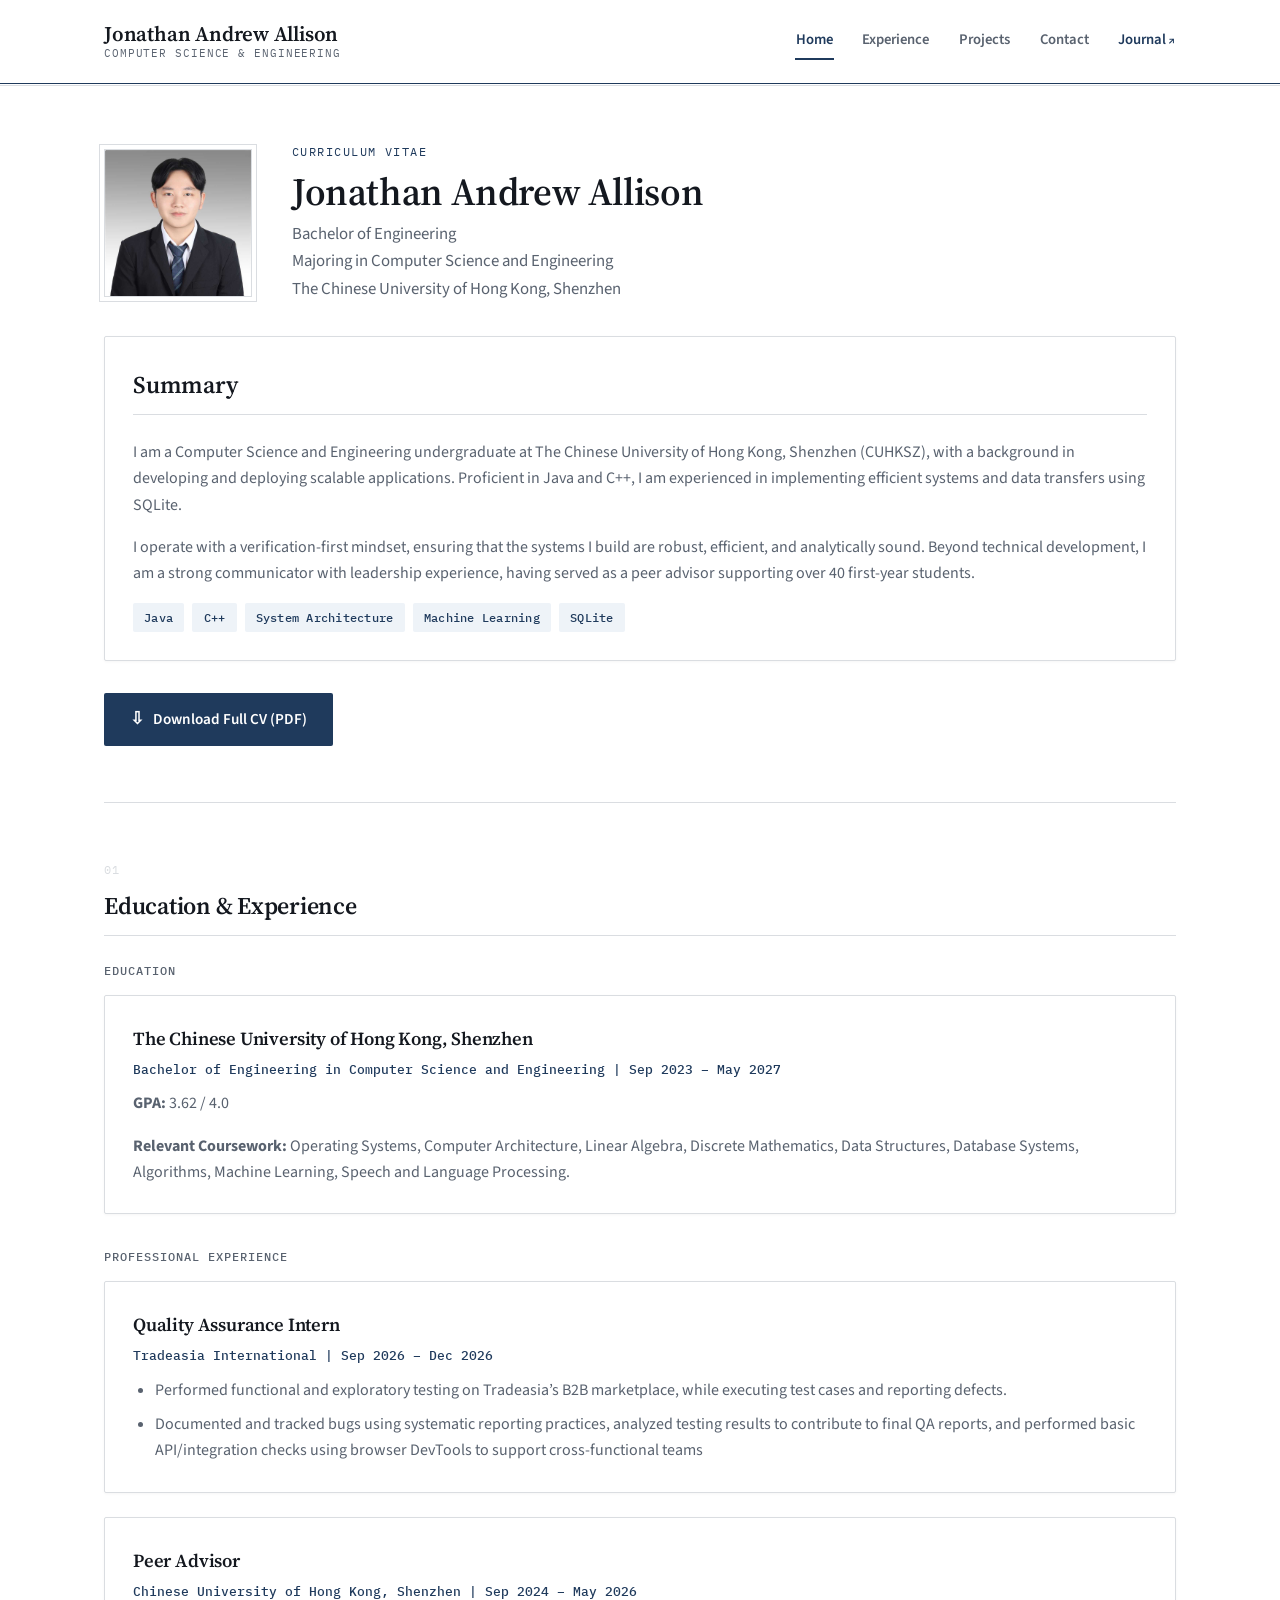
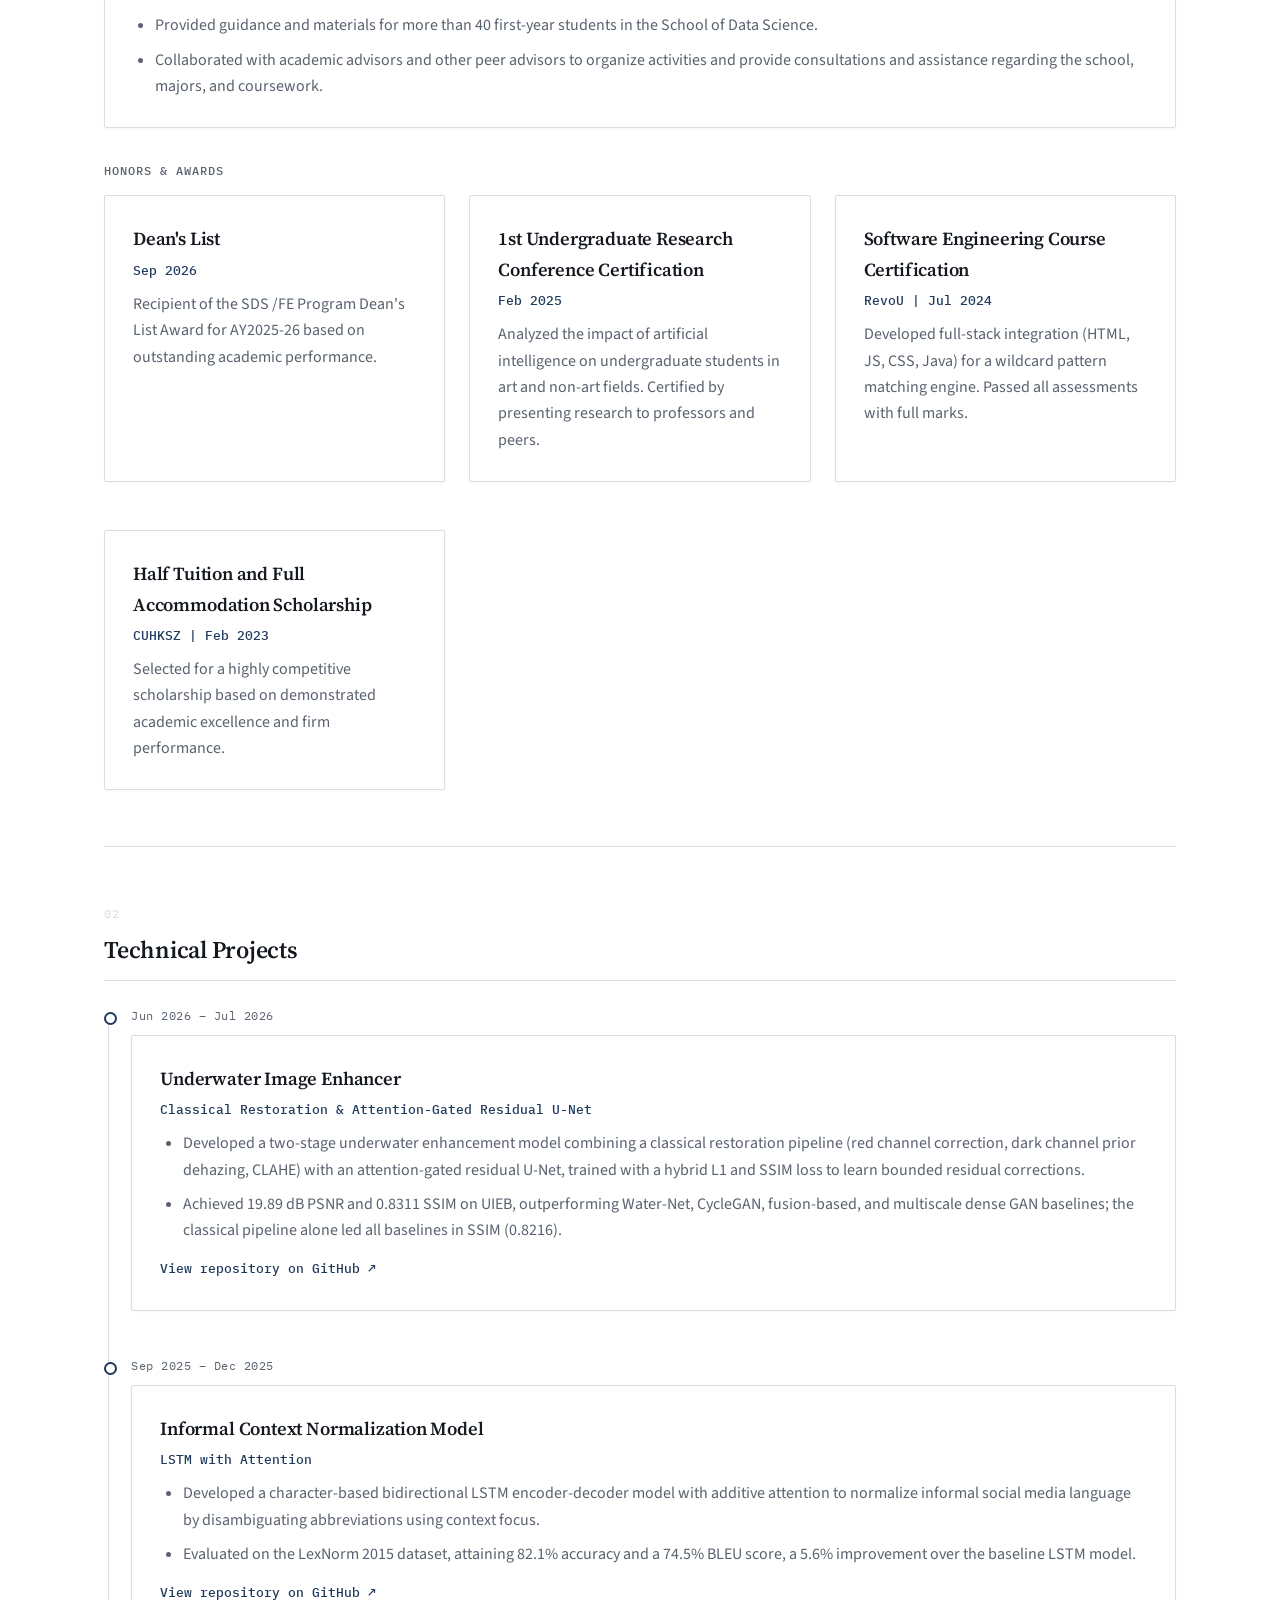
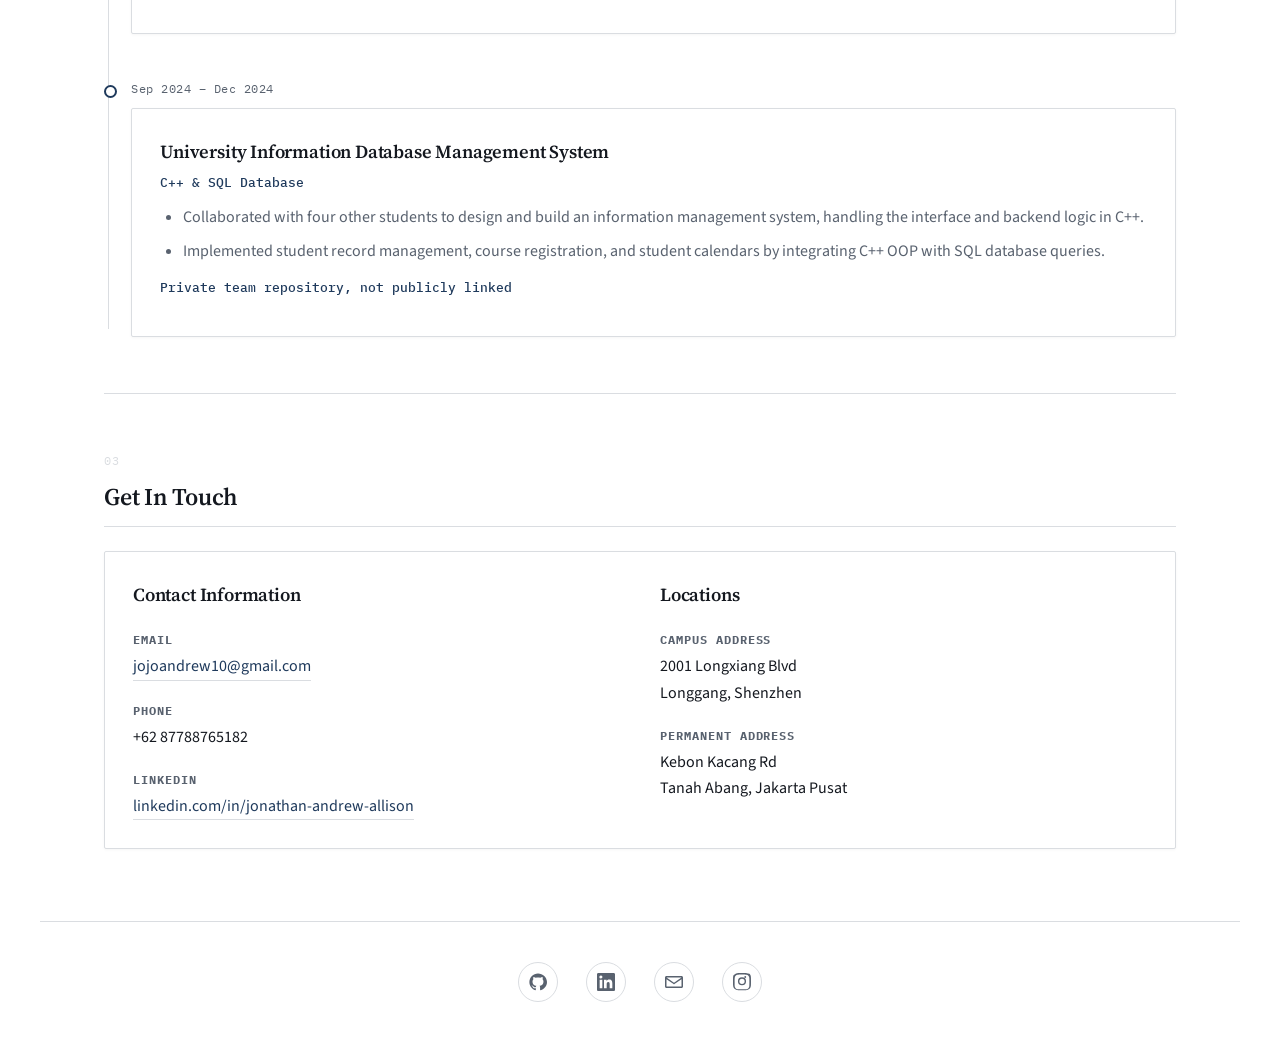
<file: index.html>
<!DOCTYPE html>
<html lang="en">
<head>
<meta charset="UTF-8">
<meta name="viewport" content="width=device-width, initial-scale=1.0">
<meta name="description" content="Jonathan Andrew Allison, Computer Science and Engineering, CUHK-Shenzhen.">
<title>Jonathan Andrew Allison | Portfolio</title>
<link rel="preconnect" href="https://fonts.googleapis.com">
<link rel="preconnect" href="https://fonts.gstatic.com" crossorigin>
<link href="https://fonts.googleapis.com/css2?family=Source+Serif+4:opsz,wght@8..60,400;8..60,500;8..60,600;8..60,700&family=Source+Sans+3:wght@400;500;600&family=IBM+Plex+Mono:wght@400;500&display=swap" rel="stylesheet">
<link rel="stylesheet" href="styles.css">
</head>
<body>

    <!-- Header / Masthead -->
    <header>
        <div class="masthead">
            <a class="logo" href="#home">
                <span class="logo-name">Jonathan Andrew Allison</span>
                <span class="logo-role">Computer Science &amp; Engineering</span>
            </a>
            <nav id="nav-menu">
                <a class="nav-link active" href="#home" data-target="home">Home</a>
                <a class="nav-link" href="#experience" data-target="experience">Experience</a>
                <a class="nav-link" href="#projects" data-target="projects">Projects</a>
                <a class="nav-link" href="#contact" data-target="contact">Contact</a>
                <a class="nav-link nav-link-external" href="journal.html">Journal</a>
            </nav>
        </div>
        <div class="masthead-rule" aria-hidden="true"></div>
    </header>

    <main>

        <!-- HOME / HERO -->
        <section id="home" class="page-section">
            <div class="hero-flex">
                <img src="Profile_pic.jpeg" alt="Jonathan Andrew Allison" class="profile-pic">
                <div class="hero-text">
                    <p class="eyebrow">Curriculum Vitae</p>
                    <h1>Jonathan Andrew Allison</h1>
                    <p class="subtitle">
                        Bachelor of Engineering<br>
                        Majoring in Computer Science and Engineering<br>
                        The Chinese University of Hong Kong, Shenzhen
                    </p>
                </div>
            </div>

            <div class="card">
                <h2>Summary</h2>
                <p>
                    I am a Computer Science and Engineering undergraduate at The Chinese University of Hong Kong, Shenzhen (CUHKSZ), with a background in developing and deploying scalable applications. Proficient in Java and C++, I am experienced in implementing efficient systems and data transfers using SQLite.
                </p>
                <p>
                    I operate with a verification-first mindset, ensuring that the systems I build are robust, efficient, and analytically sound. Beyond technical development, I am a strong communicator with leadership experience, having served as a peer advisor supporting over 40 first-year students.
                </p>
                <div class="tag-container">
                    <span class="tag">Java</span>
                    <span class="tag">C++</span>
                    <span class="tag">System Architecture</span>
                    <span class="tag">Machine Learning</span>
                    <span class="tag">SQLite</span>
                </div>
            </div>

            <a class="cv-download" href="CV_JonathanAndrewAllison.pdf" download>
                <span class="cv-download-icon" aria-hidden="true">&#8681;</span>
                Download Full CV (PDF)
            </a>
        </section>

        <!-- EDUCATION & EXPERIENCE -->
        <section id="experience" class="page-section">
            <p class="section-index">01</p>
            <h2>Education &amp; Experience</h2>

           <h3 class="group-label">Education</h3>
            <div class="card">
                <h3>The Chinese University of Hong Kong, Shenzhen</h3>
                <span class="meta-text">Bachelor of Engineering in Computer Science and Engineering | Sep 2023 &ndash; May 2027</span>
                <p><strong>GPA:</strong> 3.62 / 4.0</p>
                <p><strong>Relevant Coursework:</strong> Operating Systems, Computer Architecture, Linear Algebra, Discrete Mathematics, Data Structures, Database Systems, Algorithms, Machine Learning, Speech and Language Processing.</p>
            </div>

            <h3 class="group-label">Professional Experience</h3>
             <div class="card">
                <h3>Quality Assurance Intern</h3>
                <span class="meta-text"> Tradeasia International | Sep 2026 &ndash; Dec 2026</span>
                <ul class="bullet-list">
                    <li>Performed functional and exploratory testing on Tradeasia’s B2B marketplace, while executing test cases and reporting defects.</li>
                    <li>Documented and tracked bugs using systematic reporting practices, analyzed testing results to contribute to final QA reports, and
performed basic API/integration checks using browser DevTools to support cross-functional teams</li>
                </ul>
            </div>
            <div class="card">
                <h3>Peer Advisor</h3>
                <span class="meta-text">Chinese University of Hong Kong, Shenzhen | Sep 2024 &ndash; May 2026</span>
                <ul class="bullet-list">
                    <li>Provided guidance and materials for more than 40 first-year students in the School of Data Science.</li>
                    <li>Collaborated with academic advisors and other peer advisors to organize activities and provide consultations and assistance regarding the school, majors, and coursework.</li>
                </ul>
            </div>

            <h3 class="group-label">Honors &amp; Awards</h3>
            <div class="grid">
                <div class="card">
                    <h3>Dean's List</h3>
                    <span class="meta-text">
                        Sep 2026</span>
                    <p>Recipient of the SDS /FE Program Dean's List Award for AY2025-26 based on outstanding academic performance.</p>
                </div>
                <div class="card">
                    <h3>1st Undergraduate Research Conference Certification</h3>
                    <span class="meta-text">Feb 2025</span>
                    <p>Analyzed the impact of artificial intelligence on undergraduate students in art and non-art fields. Certified by presenting research to professors and peers.</p>
                </div>
                <div class="card">
                    <h3>Software Engineering Course Certification</h3>
                    <span class="meta-text">RevoU | Jul 2024</span>
                    <p>Developed full-stack integration (HTML, JS, CSS, Java) for a wildcard pattern matching engine. Passed all assessments with full marks.</p>
                </div>
                <div class="card">
                    <h3>Half Tuition and Full Accommodation Scholarship</h3>
                    <span class="meta-text">CUHKSZ | Feb 2023</span>
                    <p>Selected for a highly competitive scholarship based on demonstrated academic excellence and firm performance.</p>
                </div>
            </div>
        </section>

        <!-- PROJECTS -->
        <section id="projects" class="page-section">
            <p class="section-index">02</p>
            <h2>Technical Projects</h2>

            <div class="timeline">

                <div class="timeline-item">
                    <span class="timeline-date">Jun 2026 &ndash; Jul 2026</span>
                    <a class="card card-link" href="https://github.com/J0N4TH4NAA/Underwater-Image-Enhancer-Using-Classical-Restoration-and-Attention-Gated-Residual-U-Net" target="_blank" rel="noopener">
                        <h3>Underwater Image Enhancer</h3>
                        <span class="meta-text">Classical Restoration &amp; Attention-Gated Residual U-Net</span>
                        <ul class="bullet-list">
                            <li>Developed a two-stage underwater enhancement model combining a classical restoration pipeline (red channel correction, dark channel prior dehazing, CLAHE) with an attention-gated residual U-Net, trained with a hybrid L1 and SSIM loss to learn bounded residual corrections.</li>
                            <li>Achieved 19.89 dB PSNR and 0.8311 SSIM on UIEB, outperforming Water-Net, CycleGAN, fusion-based, and multiscale dense GAN baselines; the classical pipeline alone led all baselines in SSIM (0.8216).</li>
                        </ul>
                        <span class="card-link-hint">View repository on GitHub &#8599;</span>
                    </a>
                </div>

                <div class="timeline-item">
                    <span class="timeline-date">Sep 2025 &ndash; Dec 2025</span>
                    <a class="card card-link" href="https://github.com/J0N4TH4NAA/Informal-Context-Normalization-using-LSTM-with-Attention" target="_blank" rel="noopener">
                        <h3>Informal Context Normalization Model</h3>
                        <span class="meta-text">LSTM with Attention</span>
                        <ul class="bullet-list">
                            <li>Developed a character-based bidirectional LSTM encoder-decoder model with additive attention to normalize informal social media language by disambiguating abbreviations using context focus.</li>
                            <li>Evaluated on the LexNorm 2015 dataset, attaining 82.1% accuracy and a 74.5% BLEU score, a 5.6% improvement over the baseline LSTM model.</li>
                        </ul>
                        <span class="card-link-hint">View repository on GitHub &#8599;</span>
                    </a>
                </div>

                <div class="timeline-item">
                    <span class="timeline-date">Sep 2024 &ndash; Dec 2024</span>
                    <div class="card">
                        <h3>University Information Database Management System</h3>
                        <span class="meta-text">C++ &amp; SQL Database</span>
                        <ul class="bullet-list">
                            <li>Collaborated with four other students to design and build an information management system, handling the interface and backend logic in C++.</li>
                            <li>Implemented student record management, course registration, and student calendars by integrating C++ OOP with SQL database queries.</li>
                        </ul>
                        <span class="meta-text card-note">Private team repository, not publicly linked</span>
                    </div>
                </div>

            </div>
        </section>

        <!-- CONTACT -->
        <section id="contact" class="page-section">
            <p class="section-index">03</p>
            <h2>Get In Touch</h2>
            <div class="card contact-grid">
                <div>
                    <h3>Contact Information</h3>

                    <div class="contact-item">
                        <strong>Email</strong>
                        <a href="mailto:jojoandrew10@gmail.com">jojoandrew10@gmail.com</a>
                    </div>

                    <div class="contact-item">
                        <strong>Phone</strong>
                        <span>+62 87788765182</span>
                    </div>

                    <div class="contact-item">
                        <strong>LinkedIn</strong>
                        <a href="https://www.linkedin.com/in/jonathan-andrew-allison" target="_blank" rel="noopener">linkedin.com/in/jonathan-andrew-allison</a>
                    </div>
                </div>

                <div>
                    <h3>Locations</h3>
                    <div class="contact-item">
                        <strong>Campus Address</strong>
                        <span>2001 Longxiang Blvd</span>
                        <span>Longgang, Shenzhen</span>
                    </div>

                    <div class="contact-item">
                        <strong>Permanent Address</strong>
                        <span>Kebon Kacang Rd</span>
                        <span>Tanah Abang, Jakarta Pusat</span>
                    </div>
                </div>
            </div>
        </section>

    </main>

    <footer class="site-footer">
        <a class="social-icon" href="https://github.com/J0N4TH4NAA" target="_blank" rel="noopener" aria-label="GitHub">
            <svg viewBox="0 0 24 24" fill="currentColor" aria-hidden="true"><path d="M12 .5C5.65.5.5 5.65.5 12c0 5.09 3.29 9.4 7.86 10.93.57.1.79-.25.79-.55 0-.27-.01-1.16-.02-2.11-3.2.7-3.88-1.36-3.88-1.36-.52-1.34-1.28-1.7-1.28-1.7-1.05-.72.08-.7.08-.7 1.16.08 1.77 1.19 1.77 1.19 1.03 1.77 2.7 1.26 3.36.96.1-.75.4-1.26.73-1.55-2.55-.29-5.24-1.28-5.24-5.68 0-1.25.45-2.28 1.18-3.08-.12-.29-.51-1.46.11-3.04 0 0 .96-.31 3.15 1.18.91-.26 1.89-.38 2.86-.39.97.01 1.95.13 2.86.39 2.18-1.49 3.15-1.18 3.15-1.18.62 1.58.23 2.75.11 3.04.73.8 1.18 1.83 1.18 3.08 0 4.41-2.69 5.38-5.26 5.67.41.36.78 1.06.78 2.14 0 1.55-.01 2.79-.01 3.17 0 .3.21.66.79.55C20.71 21.39 24 17.08 24 12 24 5.65 18.35.5 12 .5Z"/></svg>
        </a>
        <a class="social-icon" href="https://www.linkedin.com/in/jonathan-andrew-allison" target="_blank" rel="noopener" aria-label="LinkedIn">
            <svg viewBox="0 0 24 24" fill="currentColor" aria-hidden="true"><path d="M20.45 20.45h-3.56v-5.57c0-1.33-.02-3.04-1.85-3.04-1.86 0-2.14 1.45-2.14 2.94v5.67H9.34V9h3.42v1.56h.05c.48-.9 1.63-1.85 3.36-1.85 3.6 0 4.27 2.37 4.27 5.45v6.29ZM5.34 7.43a2.07 2.07 0 1 1 0-4.13 2.07 2.07 0 0 1 0 4.13ZM7.12 20.45H3.56V9h3.56v11.45ZM22.22 0H1.77C.79 0 0 .77 0 1.73v20.54C0 23.23.79 24 1.77 24h20.45c.98 0 1.78-.77 1.78-1.73V1.73C24 .77 23.2 0 22.22 0Z"/></svg>
        </a>
        <a class="social-icon" href="mailto:jojoandrew10@gmail.com" aria-label="Email">
            <svg viewBox="0 0 24 24" fill="currentColor" aria-hidden="true"><path d="M2 4h20c1.1 0 2 .9 2 2v12c0 1.1-.9 2-2 2H2c-1.1 0-2-.9-2-2V6c0-1.1.9-2 2-2Zm0 2v.01L12 13 22 6.01V6H2Zm20 2.24-9.4 6.4a1 1 0 0 1-1.2 0L2 8.24V18h20V8.24Z"/></svg>
        </a>
        <a class="social-icon" href="#" target="_blank" rel="noopener" aria-label="Instagram">
            <svg viewBox="0 0 24 24" fill="currentColor" aria-hidden="true"><path d="M12 2.16c3.2 0 3.58.01 4.85.07 1.17.05 1.8.24 2.23.41.56.21.96.47 1.38.89.42.42.68.82.89 1.38.17.42.36 1.05.41 2.23.06 1.27.07 1.64.07 4.85s-.01 3.58-.07 4.85c-.05 1.17-.24 1.8-.41 2.23-.21.56-.47.96-.89 1.38-.42.42-.82.68-1.38.89-.42.17-1.05.36-2.23.41-1.27.06-1.64.07-4.85.07s-3.58-.01-4.85-.07c-1.17-.05-1.8-.24-2.23-.41a3.7 3.7 0 0 1-1.38-.89 3.7 3.7 0 0 1-.89-1.38c-.17-.42-.36-1.05-.41-2.23-.06-1.27-.07-1.64-.07-4.85s.01-3.58.07-4.85c.05-1.17.24-1.8.41-2.23.21-.56.47-.96.89-1.38.42-.42.82-.68 1.38-.89.42-.17 1.05-.36 2.23-.41 1.27-.06 1.64-.07 4.85-.07ZM12 0C8.74 0 8.33.01 7.05.07c-1.28.06-2.15.26-2.91.56-.79.31-1.46.72-2.13 1.38A5.86 5.86 0 0 0 .63 3.14c-.3.76-.5 1.63-.56 2.91C0 7.33 0 7.74 0 11s.01 3.67.07 4.95c.06 1.28.26 2.15.56 2.91.31.79.72 1.46 1.38 2.13.66.66 1.34 1.07 2.13 1.38.76.3 1.63.5 2.91.56C8.33 22.99 8.74 23 12 23s3.67-.01 4.95-.07c1.28-.06 2.15-.26 2.91-.56.79-.31 1.46-.72 2.13-1.38.66-.66 1.07-1.34 1.38-2.13.3-.76.5-1.63.56-2.91.06-1.28.07-1.69.07-4.95s-.01-3.67-.07-4.95c-.06-1.28-.26-2.15-.56-2.91a5.86 5.86 0 0 0-1.38-2.13A5.86 5.86 0 0 0 19.86.63c-.76-.3-1.63-.5-2.91-.56C15.67.01 15.26 0 12 0Zm0 5.6A5.4 5.4 0 1 0 12 16.4 5.4 5.4 0 0 0 12 5.6Zm0 8.9a3.5 3.5 0 1 1 0-7 3.5 3.5 0 0 1 0 7Zm5.6-9.11a1.26 1.26 0 1 1-2.52 0 1.26 1.26 0 0 1 2.52 0Z"/></svg>
        </a>
    </footer>

    <script src="script.js"></script>
</body>
</html>
</file>
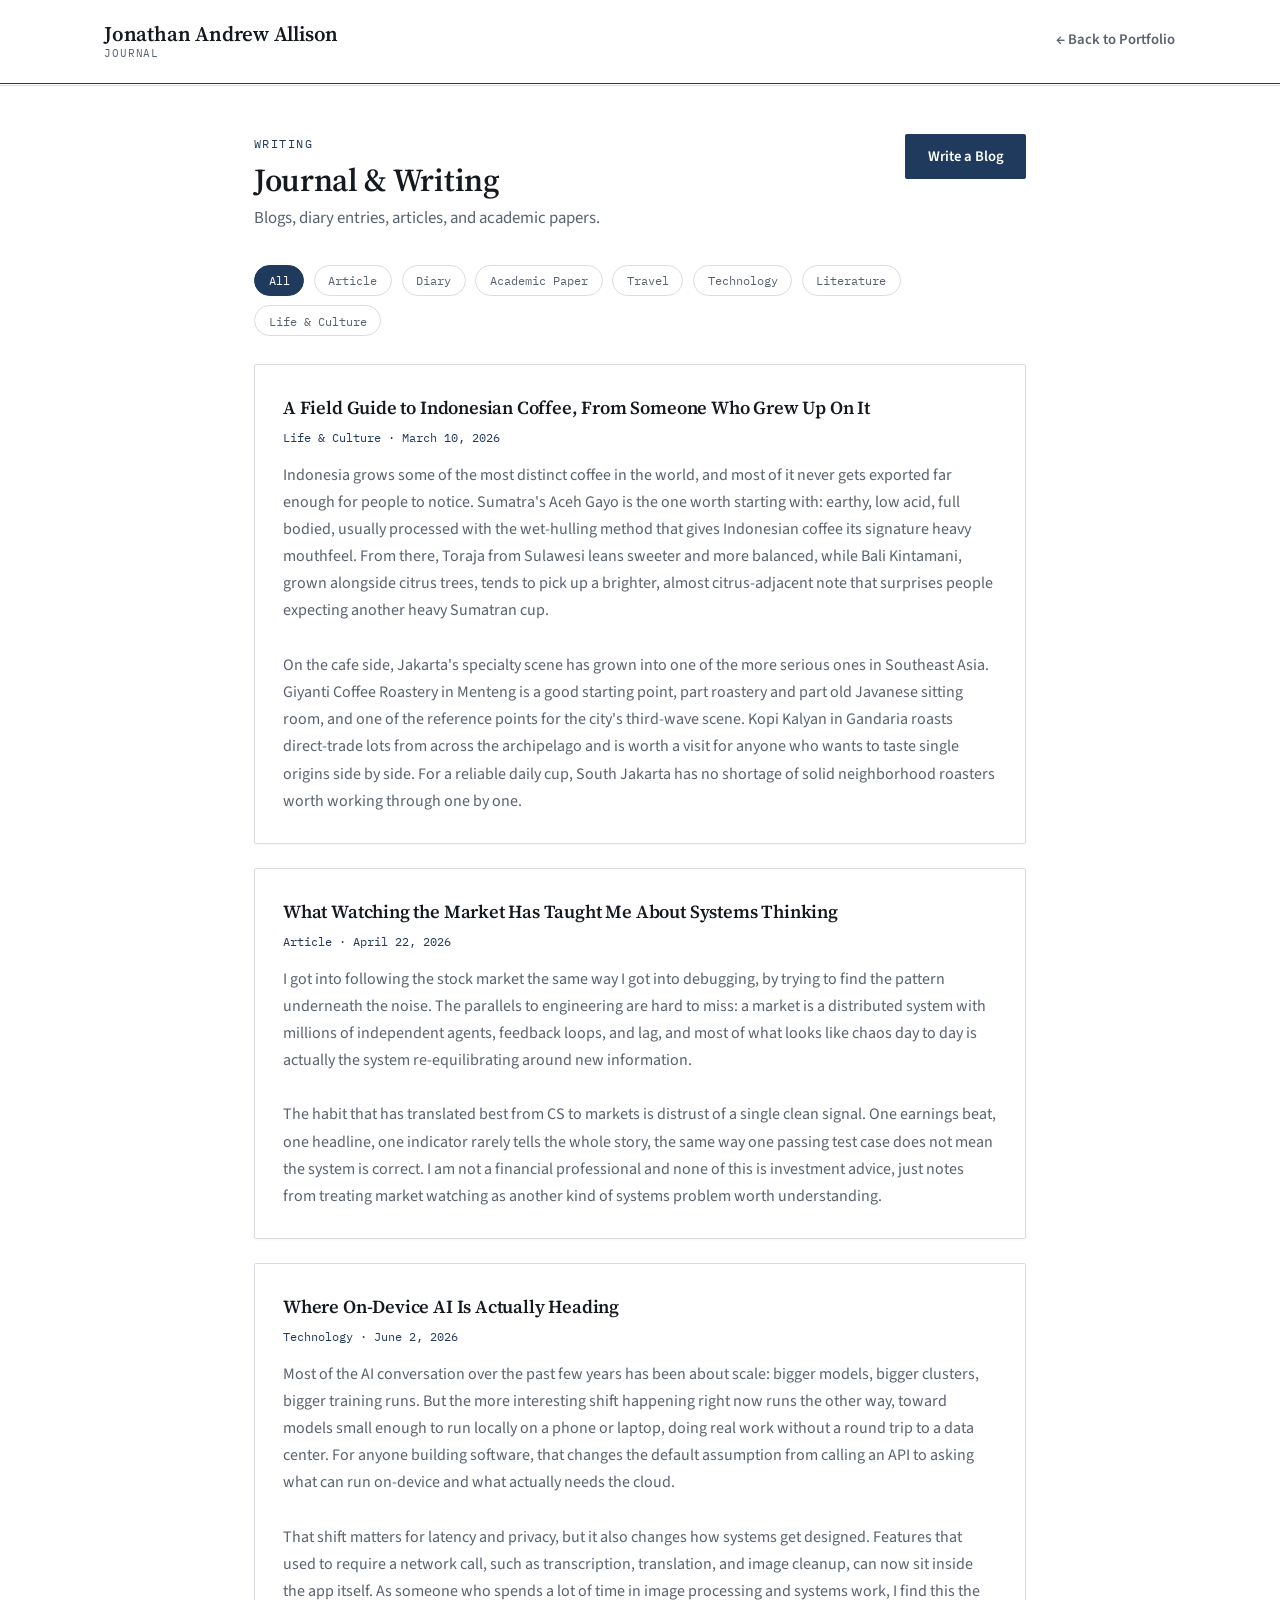
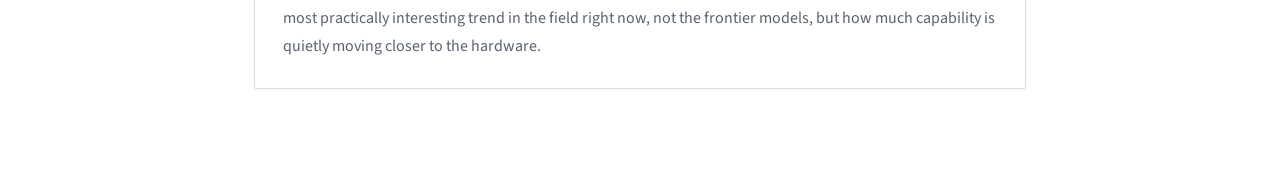
<file: journal.html>
<!DOCTYPE html>
<html lang="en">
<head>
<meta charset="UTF-8">
<meta name="viewport" content="width=device-width, initial-scale=1.0">
<meta name="description" content="Blogs, diary entries, articles, and academic papers by Jonathan Andrew Allison.">
<title>Journal | Jonathan Andrew Allison</title>
<link rel="preconnect" href="https://fonts.googleapis.com">
<link rel="preconnect" href="https://fonts.gstatic.com" crossorigin>
<link href="https://fonts.googleapis.com/css2?family=Source+Serif+4:opsz,wght@8..60,400;8..60,500;8..60,600;8..60,700&family=Source+Sans+3:wght@400;500;600&family=IBM+Plex+Mono:wght@400;500&display=swap" rel="stylesheet">
<link rel="stylesheet" href="styles.css">
<link rel="stylesheet" href="journal.css">
</head>
<body>

    <header>
        <div class="masthead">
            <a class="logo" href="index.html">
                <span class="logo-name">Jonathan Andrew Allison</span>
                <span class="logo-role">Journal</span>
            </a>
            <nav>
                <a class="nav-link" href="index.html">&larr; Back to Portfolio</a>
            </nav>
        </div>
        <div class="masthead-rule" aria-hidden="true"></div>
    </header>

    <main class="journal-main">

        <div class="journal-header">
            <div>
                <p class="eyebrow">Writing</p>
                <h1>Journal &amp; Writing</h1>
                <p class="subtitle">Blogs, diary entries, articles, and academic papers.</p>
            </div>
            <div class="journal-header-actions">
                <button id="write-blog-btn" class="btn-primary" type="button">Write a Blog</button>
                <button id="exit-admin-btn" class="btn-secondary" type="button" hidden>Exit Admin</button>
            </div>
        </div>

        <!-- ADMIN ENTRY FORM (hidden until passcode is entered) -->
        <div class="card entry-form-card" id="entry-form-card" hidden>
            <h2 id="entry-form-title">New Entry</h2>
            <form id="entry-form">
                <div class="form-row">
                    <label for="entry-title">Title</label>
                    <input type="text" id="entry-title" placeholder="Give this entry a title" required>
                </div>

                <div class="form-row form-row-split">
                    <div>
                        <label for="entry-category">Type</label>
                        <select id="entry-category" required>
                            <option value="Article">Article</option>
                            <option value="Diary">Diary</option>
                            <option value="Academic Paper">Academic Paper</option>
                            <option value="Travel">Travel</option>
                            <option value="Technology">Technology</option>
                            <option value="Literature">Literature</option>
                            <option value="Life &amp; Culture">Life &amp; Culture</option>
                        </select>
                    </div>
                    <div>
                        <label for="entry-date">Date</label>
                        <input type="date" id="entry-date" required>
                    </div>
                </div>

                <div class="form-row">
                    <label for="entry-content">Entry</label>
                    <textarea id="entry-content" rows="7" placeholder="Write here" required></textarea>
                </div>

                <div class="form-row">
                    <label for="entry-image">Image (optional)</label>
                    <input type="file" id="entry-image" accept="image/*">
                    <div id="image-preview-wrap" class="image-preview-wrap" hidden>
                        <img id="image-preview" alt="Selected image preview">
                        <button type="button" id="remove-image-btn" class="btn-text">Remove image</button>
                    </div>
                </div>

                <div class="form-actions">
                    <button type="submit" class="btn-primary" id="save-entry-btn">Save and Post</button>
                    <button type="button" class="btn-secondary" id="cancel-edit-btn" hidden>Cancel Edit</button>
                </div>
                <p id="form-error" class="lock-error" hidden></p>
            </form>
        </div>

        <!-- FILTER (public) -->
        <div class="filter-bar" id="filter-bar">
            <button class="filter-pill active" data-filter="All">All</button>
            <button class="filter-pill" data-filter="Article">Article</button>
            <button class="filter-pill" data-filter="Diary">Diary</button>
            <button class="filter-pill" data-filter="Academic Paper">Academic Paper</button>
            <button class="filter-pill" data-filter="Travel">Travel</button>
            <button class="filter-pill" data-filter="Technology">Technology</button>
            <button class="filter-pill" data-filter="Literature">Literature</button>
            <button class="filter-pill" data-filter="Life &amp; Culture">Life &amp; Culture</button>
        </div>

        <!-- ENTRY LIST (public) -->
        <div id="entry-list" class="entry-list"></div>
        <p id="empty-state" class="empty-state" hidden>No entries yet.</p>

    </main>

    <!-- PASSCODE MODAL -->
    <div id="passcode-modal" class="modal-overlay" hidden>
        <div class="modal-card">
            <p class="eyebrow">Admin Access</p>
            <h2 class="lock-title">Enter Passcode</h2>
            <p class="lock-copy">Writing and editing entries requires the passcode. Everyone can still read what's posted.</p>
            <form id="lock-form" autocomplete="off">
                <input type="password" id="passcode-input" placeholder="Passcode" autocomplete="off" required>
                <div class="modal-actions">
                    <button type="submit" class="btn-primary">Unlock</button>
                    <button type="button" id="modal-cancel-btn" class="btn-secondary">Cancel</button>
                </div>
            </form>
            <p id="lock-error" class="lock-error" hidden>Incorrect passcode. Try again.</p>
        </div>
    </div>

    <script src="journal.js"></script>
</body>
</html>
</file>
<file: styles.css>
/* ==========================================================================
   TOKENS
   ========================================================================== */
:root {
    --bg-color: #FFFFFF;
    --text-main: #14181F;
    --text-muted: #59626F;
    --accent: #1F3A5C;
    --accent-soft: #EEF3F8;
    --card-bg: #FFFFFF;
    --border-color: #DADDE1;
    --transition-speed: 0.2s;

    --serif: 'Source Serif 4', Georgia, serif;
    --sans: 'Source Sans 3', -apple-system, BlinkMacSystemFont, "Segoe UI", Helvetica, Arial, sans-serif;
    --mono: 'IBM Plex Mono', ui-monospace, SFMono-Regular, Menlo, monospace;
}

* {
    margin: 0;
    padding: 0;
    box-sizing: border-box;
}

html {
    scroll-behavior: smooth;
}

body {
    background-color: var(--bg-color);
    color: var(--text-main);
    font-family: var(--sans);
    line-height: 1.65;
    overflow-x: hidden;
}

/* ==========================================================================
   TYPOGRAPHY
   ========================================================================== */
h1, h2, h3 {
    font-family: var(--serif);
    font-weight: 600;
    color: var(--text-main);
    letter-spacing: -0.01em;
}

h1 { font-size: 2.4rem; line-height: 1.15; }

h2 {
    font-size: 1.5rem;
    margin-bottom: 1.5rem;
    padding-bottom: 0.6rem;
    border-bottom: 1px solid var(--border-color);
}

h3 { font-size: 1.15rem; margin-bottom: 0.3rem; }

p { color: var(--text-muted); margin-bottom: 1rem; }
p:last-child { margin-bottom: 0; }

a { color: var(--accent); }

.eyebrow {
    font-family: var(--mono);
    font-size: 0.75rem;
    letter-spacing: 0.12em;
    text-transform: uppercase;
    color: var(--accent);
    margin-bottom: 0.5rem;
}

.subtitle {
    color: var(--text-muted);
    font-size: 1.05rem;
    max-width: 46ch;
}

.group-label {
    font-family: var(--mono);
    font-size: 0.78rem;
    letter-spacing: 0.08em;
    text-transform: uppercase;
    color: var(--text-muted);
    font-weight: 500;
    margin: 2rem 0 0.9rem;
}

.group-label:first-of-type { margin-top: 0; }

.section-index {
    font-family: var(--mono);
    font-size: 0.78rem;
    letter-spacing: 0.1em;
    color: var(--border-color);
    margin-bottom: 0.4rem;
}

/* ==========================================================================
   HEADER / MASTHEAD
   ========================================================================== */
header {
    background-color: rgba(255, 255, 255, 0.92);
    backdrop-filter: saturate(140%) blur(6px);
    -webkit-backdrop-filter: saturate(140%) blur(6px);
    position: sticky;
    top: 0;
    z-index: 1000;
}

.masthead {
    display: flex;
    justify-content: space-between;
    align-items: center;
    flex-wrap: wrap;
    gap: 1rem;
    padding: 1.4rem 5%;
    max-width: 1200px;
    margin: 0 auto;
}

.logo {
    display: flex;
    flex-direction: column;
    line-height: 1.2;
    text-decoration: none;
}

.logo-name {
    font-family: var(--serif);
    font-weight: 600;
    font-size: 1.3rem;
    letter-spacing: -0.01em;
    color: var(--text-main);
}

.logo-role {
    font-family: var(--mono);
    font-size: 0.7rem;
    letter-spacing: 0.08em;
    text-transform: uppercase;
    color: var(--text-muted);
}

.masthead-rule {
    height: 3px;
    background: linear-gradient(to bottom, var(--accent) 0 1px, transparent 1px 3px);
    border-bottom: 1px solid var(--border-color);
}

nav {
    display: flex;
    gap: 1.75rem;
}

.nav-link {
    background: none;
    border: none;
    font-family: var(--sans);
    font-size: 0.92rem;
    font-weight: 600;
    color: var(--text-muted);
    text-decoration: none;
    cursor: pointer;
    padding: 0.35rem 0.05rem;
    border-bottom: 2px solid transparent;
    transition: color var(--transition-speed) ease, border-color var(--transition-speed) ease;
}

.nav-link:hover {
    color: var(--accent);
}

.nav-link.active {
    color: var(--accent);
    border-bottom-color: var(--accent);
}

/* ==========================================================================
   LAYOUT
   ========================================================================== */
main {
    padding: 3rem 5% 1rem;
    max-width: 1200px;
    margin: 0 auto;
}

.page-section {
    padding: 3.5rem 0;
    border-bottom: 1px solid var(--border-color);
    scroll-margin-top: 5.5rem;
    opacity: 0;
    transform: translateY(16px);
    transition: opacity 0.6s cubic-bezier(0.16, 1, 0.3, 1), transform 0.6s cubic-bezier(0.16, 1, 0.3, 1);
}

.page-section:first-child { padding-top: 0.5rem; }
.page-section:last-child { border-bottom: none; }

.page-section.in-view {
    opacity: 1;
    transform: translateY(0);
}

/* ==========================================================================
   HERO (HOME)
   ========================================================================== */
.hero-flex {
    display: flex;
    align-items: center;
    gap: 2.5rem;
    margin-bottom: 2rem;
}

.profile-pic {
    width: 148px;
    height: 148px;
    object-fit: cover;
    flex-shrink: 0;
    border: 1px solid var(--border-color);
    outline: 4px solid var(--card-bg);
    box-shadow: 0 0 0 5px var(--border-color);
}

.hero-text h1 { margin-bottom: 0.4rem; }

/* ==========================================================================
   COMPONENTS
   ========================================================================== */
.card {
    background: var(--card-bg);
    border: 1px solid var(--border-color);
    border-radius: 2px;
    padding: 1.75rem;
    margin-bottom: 1.5rem;
    box-shadow: 0 1px 3px rgba(20, 24, 31, 0.04);
    transition: border-color var(--transition-speed) ease, box-shadow var(--transition-speed) ease;
}

.card:last-child { margin-bottom: 0; }

a.card {
    display: block;
    text-decoration: none;
    color: inherit;
}

a.card:hover,
a.card:focus-visible {
    border-color: var(--accent);
    box-shadow: 0 3px 10px rgba(20, 24, 31, 0.08);
}

.card-link-hint {
    display: inline-flex;
    align-items: center;
    gap: 0.35rem;
    margin-top: 0.9rem;
    font-family: var(--mono);
    font-size: 0.8rem;
    font-weight: 500;
    color: var(--accent);
}

.card-note {
    display: block;
    margin-top: 0.75rem;
}

.meta-text {
    font-family: var(--mono);
    font-size: 0.82rem;
    color: var(--accent);
    font-weight: 500;
    margin-bottom: 0.6rem;
    display: block;
}

ul.bullet-list {
    list-style-type: disc;
    margin-left: 1.4rem;
    color: var(--text-muted);
}

ul.bullet-list li { margin-bottom: 0.5rem; }
ul.bullet-list li:last-child { margin-bottom: 0; }

.grid {
    display: grid;
    grid-template-columns: repeat(auto-fit, minmax(280px, 1fr));
    gap: 1.5rem;
}

.tag-container {
    display: flex;
    flex-wrap: wrap;
    gap: 0.5rem;
    margin-top: 1rem;
}

.tag {
    font-family: var(--mono);
    background: var(--accent-soft);
    color: var(--accent);
    padding: 0.28rem 0.7rem;
    border-radius: 2px;
    font-size: 0.78rem;
    font-weight: 500;
    letter-spacing: 0.02em;
}

/* CV download button */
.cv-download {
    display: inline-flex;
    align-items: center;
    gap: 0.6rem;
    background: var(--accent);
    color: #fff;
    text-decoration: none;
    font-weight: 600;
    font-size: 0.95rem;
    padding: 0.85rem 1.6rem;
    border-radius: 2px;
    margin-top: 0.5rem;
    transition: background var(--transition-speed) ease, transform var(--transition-speed) ease;
}

.cv-download:hover,
.cv-download:focus-visible {
    background: #142943;
    transform: translateY(-1px);
}

.cv-download-icon {
    font-size: 1.05rem;
    line-height: 1;
}

.nav-link-external {
    color: var(--accent);
}

.nav-link-external::after {
    content: ' \2197';
    font-size: 0.8em;
}

/* ==========================================================================
   PROJECT TIMELINE
   ========================================================================== */
.timeline {
    position: relative;
    padding-left: 1.7rem;
}

.timeline::before {
    content: '';
    position: absolute;
    left: 4px;
    top: 0.5rem;
    bottom: 0.5rem;
    width: 1px;
    background: var(--border-color);
}

.timeline-item {
    position: relative;
    margin-bottom: 2.75rem;
}

.timeline-item:last-child { margin-bottom: 0; }

.timeline-item::before {
    content: '';
    position: absolute;
    left: -1.7rem;
    top: 0.45rem;
    width: 9px;
    height: 9px;
    border-radius: 50%;
    background: var(--card-bg);
    border: 2px solid var(--accent);
}

.timeline-date {
    display: block;
    font-family: var(--mono);
    font-size: 0.78rem;
    letter-spacing: 0.04em;
    color: var(--text-muted);
    margin-bottom: 0.6rem;
}

.timeline-item .card { margin-bottom: 0; }

/* Contact layout */
.contact-grid {
    display: grid;
    grid-template-columns: 1fr 1fr;
    gap: 2.5rem;
}

.contact-item {
    display: flex;
    flex-direction: column;
    margin-top: 1.25rem;
}

.contact-item strong {
    font-family: var(--mono);
    font-size: 0.75rem;
    text-transform: uppercase;
    letter-spacing: 0.08em;
    color: var(--text-muted);
    margin-bottom: 0.2rem;
}

.contact-item a {
    color: var(--accent);
    text-decoration: none;
    border-bottom: 1px solid var(--border-color);
    width: fit-content;
}

.contact-item a:hover { border-color: var(--accent); }

/* ==========================================================================
   SOCIAL FOOTER
   ========================================================================== */
.site-footer {
    display: flex;
    justify-content: center;
    align-items: center;
    gap: 1.75rem;
    padding: 2.5rem 5% 3.5rem;
    max-width: 1200px;
    margin: 0 auto;
    border-top: 1px solid var(--border-color);
}

.social-icon {
    display: inline-flex;
    align-items: center;
    justify-content: center;
    width: 40px;
    height: 40px;
    border: 1px solid var(--border-color);
    border-radius: 50%;
    color: var(--text-muted);
    transition: border-color var(--transition-speed) ease, color var(--transition-speed) ease, transform var(--transition-speed) ease;
}

.social-icon:hover,
.social-icon:focus-visible {
    border-color: var(--accent);
    color: var(--accent);
    transform: translateY(-2px);
}

.social-icon svg {
    width: 18px;
    height: 18px;
}

/* ==========================================================================
   RESPONSIVE
   ========================================================================== */
@media (max-width: 768px) {
    .masthead {
        flex-direction: column;
        align-items: flex-start;
        gap: 0.9rem;
    }
    nav {
        flex-wrap: wrap;
        gap: 1.25rem;
    }
    .contact-grid {
        grid-template-columns: 1fr;
    }
    .hero-flex {
        flex-direction: column;
        text-align: center;
    }
    .timeline {
        padding-left: 1.4rem;
    }
    .timeline-item::before {
        left: -1.4rem;
    }
}

@media (prefers-reduced-motion: reduce) {
    html { scroll-behavior: auto; }
    * {
        animation-duration: 0.001ms !important;
        transition-duration: 0.001ms !important;
    }
    .page-section {
        opacity: 1;
        transform: none;
    }
}
</file>
<file: journal.css>
/* ==========================================================================
   JOURNAL PAGE
   ========================================================================== */

.journal-main {
    padding: 3rem 5% 5rem;
    max-width: 900px;
    margin: 0 auto;
}

/* ---- Passcode modal ---- */
.modal-overlay {
    position: fixed;
    inset: 0;
    background: rgba(20, 24, 31, 0.45);
    display: flex;
    align-items: center;
    justify-content: center;
    padding: 1.5rem;
    z-index: 2000;
}

.modal-card {
    max-width: 420px;
    width: 100%;
    text-align: center;
    border: 1px solid var(--border-color);
    border-radius: 2px;
    padding: 2.5rem 2rem;
    background: var(--card-bg);
    box-shadow: 0 8px 28px rgba(20, 24, 31, 0.16);
}

.modal-actions {
    display: flex;
    gap: 0.75rem;
}

.modal-actions .btn-primary,
.modal-actions .btn-secondary {
    flex: 1;
}

.lock-title {
    font-size: 1.5rem;
    margin-bottom: 0.7rem;
}

.lock-copy {
    font-size: 0.92rem;
    margin-bottom: 1.5rem;
}

#lock-form {
    display: flex;
    flex-direction: column;
    gap: 0.75rem;
}

.lock-error {
    color: #A23B3B;
    font-family: var(--mono);
    font-size: 0.8rem;
    margin-top: 1rem;
}

/* ---- Journal app shell ---- */
.journal-header {
    display: flex;
    justify-content: space-between;
    align-items: flex-start;
    gap: 1rem;
    margin-bottom: 2rem;
}

.journal-header h1 {
    font-size: 2rem;
    margin-bottom: 0.4rem;
}

.journal-header-actions {
    display: flex;
    gap: 0.75rem;
    flex-shrink: 0;
}

/* ---- Buttons ---- */
.btn-primary {
    background: var(--accent);
    color: #fff;
    border: none;
    font-family: var(--sans);
    font-weight: 600;
    font-size: 0.92rem;
    padding: 0.75rem 1.4rem;
    border-radius: 2px;
    cursor: pointer;
    transition: background var(--transition-speed) ease;
}

.btn-primary:hover { background: #142943; }

.btn-secondary {
    background: transparent;
    color: var(--text-main);
    border: 1px solid var(--border-color);
    font-family: var(--sans);
    font-weight: 600;
    font-size: 0.88rem;
    padding: 0.65rem 1.2rem;
    border-radius: 2px;
    cursor: pointer;
    transition: border-color var(--transition-speed) ease, color var(--transition-speed) ease;
}

.btn-secondary:hover {
    border-color: var(--accent);
    color: var(--accent);
}

.btn-text {
    background: none;
    border: none;
    font-family: var(--mono);
    font-size: 0.78rem;
    color: var(--text-muted);
    cursor: pointer;
    text-decoration: underline;
    padding: 0;
}

.btn-text:hover { color: var(--accent); }

.btn-danger {
    background: none;
    border: none;
    font-family: var(--mono);
    font-size: 0.78rem;
    color: #A23B3B;
    cursor: pointer;
    padding: 0;
    text-decoration: underline;
}

/* ---- Entry form ---- */
.entry-form-card { margin-bottom: 2rem; }

.form-row { margin-bottom: 1.1rem; }
.form-row:last-of-type { margin-bottom: 0; }

.form-row label {
    display: block;
    font-family: var(--mono);
    font-size: 0.78rem;
    letter-spacing: 0.04em;
    text-transform: uppercase;
    color: var(--text-muted);
    margin-bottom: 0.45rem;
}

.form-row-split {
    display: grid;
    grid-template-columns: 1fr 1fr;
    gap: 1.1rem;
}

input[type="text"],
input[type="date"],
input[type="password"],
select,
textarea {
    width: 100%;
    font-family: var(--sans);
    font-size: 0.95rem;
    color: var(--text-main);
    background: #FFFFFF;
    border: 1px solid var(--border-color);
    border-radius: 2px;
    padding: 0.65rem 0.8rem;
}

textarea { resize: vertical; line-height: 1.6; }

input:focus,
select:focus,
textarea:focus {
    outline: none;
    border-color: var(--accent);
}

input[type="file"] {
    font-family: var(--sans);
    font-size: 0.88rem;
    color: var(--text-muted);
}

.image-preview-wrap {
    margin-top: 0.9rem;
    display: flex;
    align-items: center;
    gap: 1rem;
}

.image-preview-wrap img {
    max-width: 160px;
    max-height: 120px;
    object-fit: cover;
    border: 1px solid var(--border-color);
    border-radius: 2px;
}

.form-actions {
    display: flex;
    gap: 0.9rem;
    margin-top: 1.4rem;
}

/* ---- Filter bar ---- */
.filter-bar {
    display: flex;
    flex-wrap: wrap;
    gap: 0.6rem;
    margin-bottom: 1.75rem;
}

.filter-pill {
    background: transparent;
    border: 1px solid var(--border-color);
    color: var(--text-muted);
    font-family: var(--mono);
    font-size: 0.78rem;
    padding: 0.4rem 0.85rem;
    border-radius: 999px;
    cursor: pointer;
    transition: border-color var(--transition-speed) ease, color var(--transition-speed) ease, background var(--transition-speed) ease;
}

.filter-pill:hover {
    border-color: var(--accent);
    color: var(--accent);
}

.filter-pill.active {
    background: var(--accent);
    border-color: var(--accent);
    color: #fff;
}

/* ---- Entry list ---- */
.entry-list {
    display: flex;
    flex-direction: column;
    gap: 1.5rem;
}

.entry-card {
    border: 1px solid var(--border-color);
    border-radius: 2px;
    padding: 1.75rem;
    background: var(--card-bg);
    box-shadow: 0 1px 3px rgba(20, 24, 31, 0.04);
}

.entry-card img {
    width: 100%;
    max-height: 320px;
    object-fit: cover;
    border-radius: 2px;
    margin-bottom: 1.1rem;
}

.entry-card-top {
    display: flex;
    justify-content: space-between;
    align-items: flex-start;
    gap: 1rem;
    margin-bottom: 0.4rem;
}

.entry-card h3 { margin-bottom: 0.2rem; }

.entry-meta {
    font-family: var(--mono);
    font-size: 0.78rem;
    color: var(--accent);
    margin-bottom: 0.9rem;
}

.entry-body {
    color: var(--text-muted);
    white-space: pre-wrap;
    line-height: 1.7;
}

.entry-actions {
    display: flex;
    gap: 1rem;
    margin-top: 1.1rem;
    padding-top: 1rem;
    border-top: 1px solid var(--border-color);
}

.empty-state {
    text-align: center;
    color: var(--text-muted);
    font-size: 0.92rem;
    padding: 2rem 0;
}

@media (max-width: 640px) {
    .form-row-split {
        grid-template-columns: 1fr;
    }
    .journal-header {
        flex-direction: column;
    }
}

/* Force modal to hide when hidden attribute is set */
.modal-overlay[hidden] {
    display: none !important;
}
</file>
